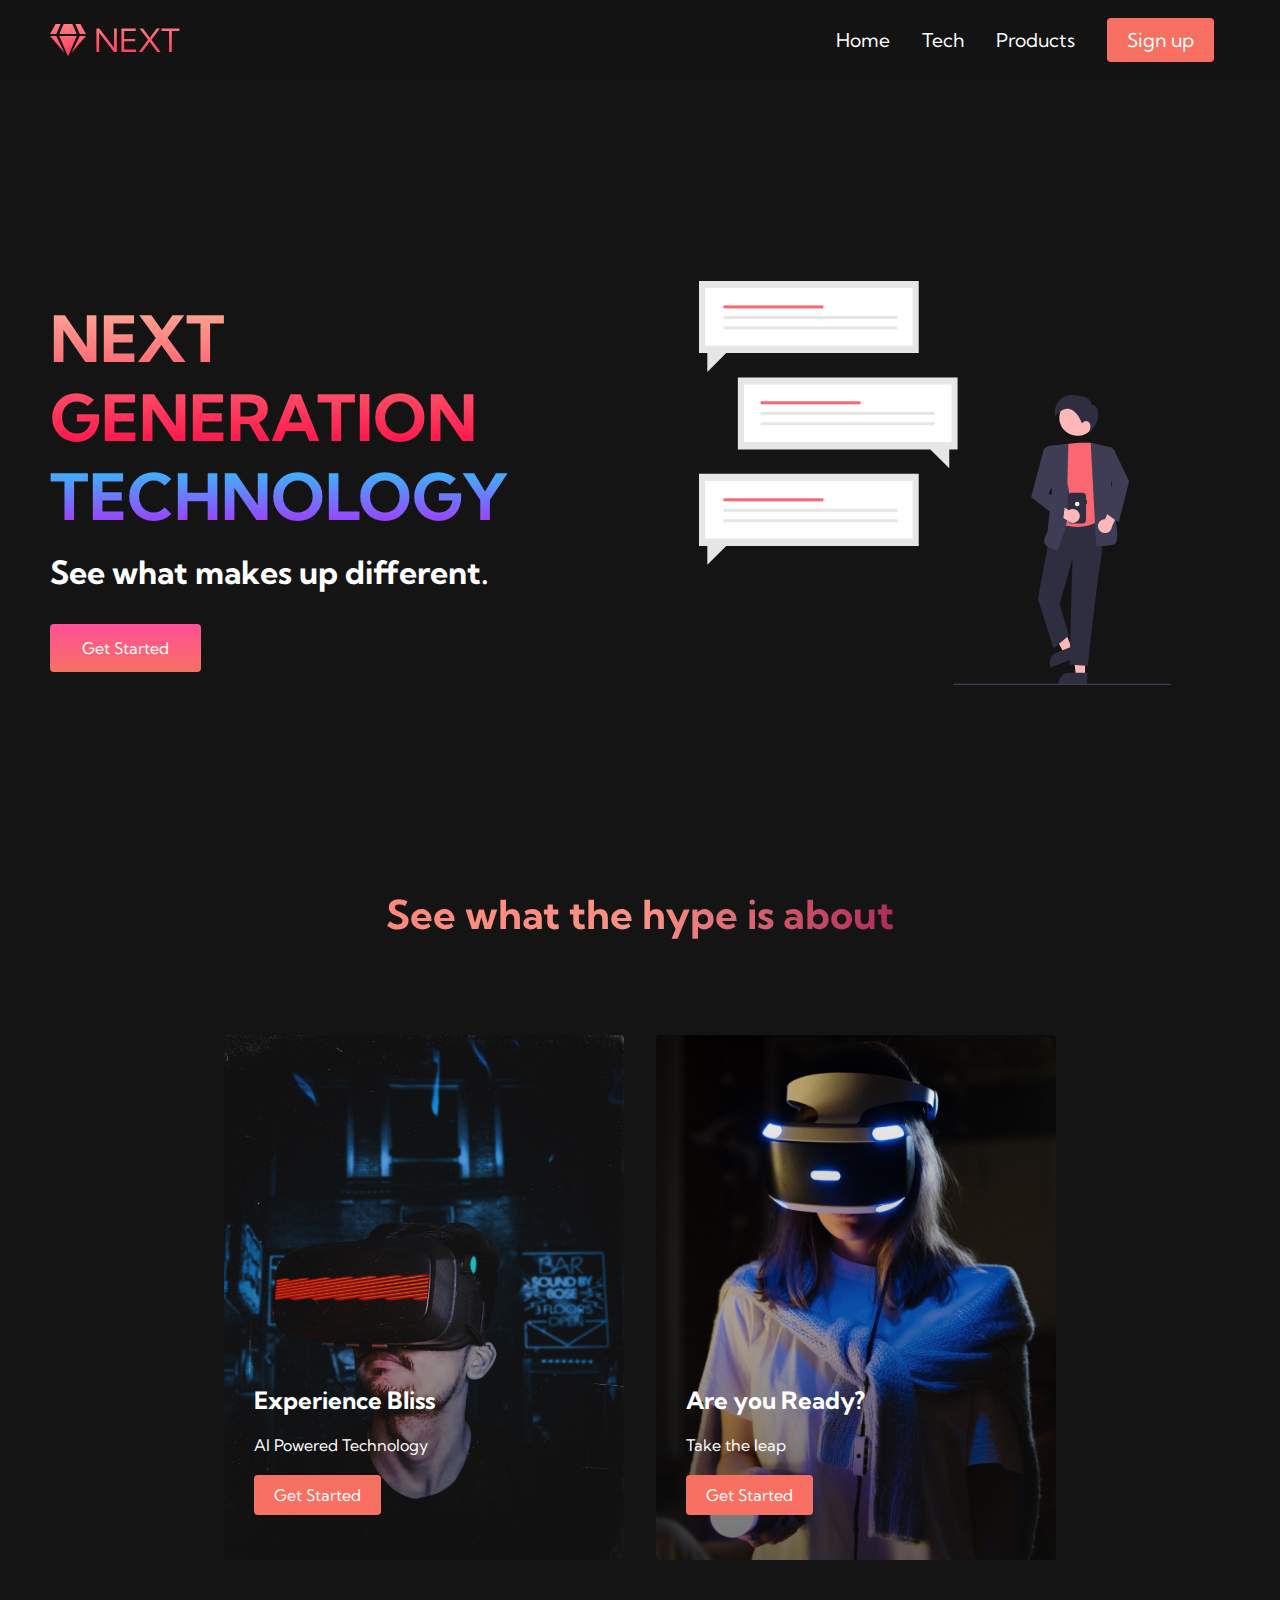
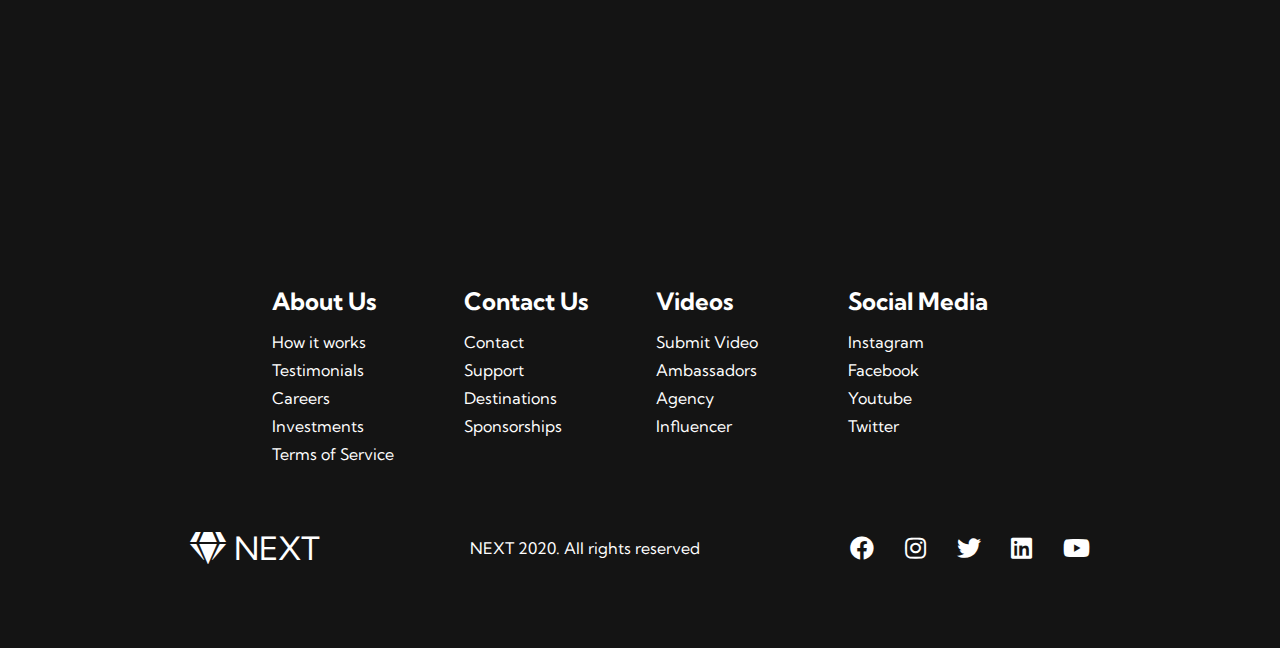
<file: index.html>
<!DOCTYPE html>
<html lang="en">

<head>
  <meta charset="UTF-8">
  <meta name="viewport" content="width=device-width, initial-scale=1.0">
  <title>first-web-page</title>
  <link rel="stylesheet" href="styles.css">
  <link rel="stylesheet" href="https://cdnjs.cloudflare.com/ajax/libs/font-awesome/5.15.3/css/all.min.css">


</head>

<body>

  <!-- navbar section -->
  <nav class="navbar">
    <div class="navbar__container">
      <a href="/" id="navbar__logo"><i class="fas fa-gem"></i>NEXT</a>
      <div class="navbar__toggle" id="mobile-menu">
        <span class="bar"></span>
        <span class="bar"></span>
        <span class="bar"></span>
      </div>
      <ul class="navbar__menu">
        <li class="navbar__item">
          <a href="/" class="navbar__links">Home</a>
        </li>
        <li class="navbar__item">
          <a href="./tech.html" class="navbar__links">Tech</a>
        </li>
        <li class="navbar__item">
          <a href="/" class="navbar__links">Products</a>
        </li>
        <li class="navbar__btn">
          <a href="/" class="button">Sign up</a>
        </li>
      </ul>
    </div>
  </nav>

  <!-- hero section -->
  <div class="main">
    <div class="main__container">
      <div class="main__content">
        <h1>NEXT GENERATION</h1>
        <h2>TECHNOLOGY</h2>
        <p>See what makes up different.</p>
        <button class="main__btn"><a href="/">Get Started</a></button>
      </div>
      <div class="main__img--container">
        <img src="images/undraw_mobile_messages_re_yx8w.svg" alt="pic" id="main__img">
      </div>
    </div>
  </div>

  <!-- Serices Section -->
  <div class="services">
    <h1>See what the hype is about</h1>
    <div class="services__container">
      <div class="services__card">
        <h2>Experience Bliss</h2>
        <p>AI Powered Technology</p>
        <button>Get Started</button>
      </div>
      <div class="services__card">
        <h2>Are you Ready?</h2>
        <p>Take the leap</p>
        <button>Get Started</button>
      </div>
    </div>
  </div>

  <!-- Footer Section -->
  <div class="footer__container">
    <div class="footer__links">
      <div class="footer__link--wrapper">
        <div class="footer__link--items">
          <h2>About Us</h2>
          <a href="/sign__up">How it works</a>
          <a href="/">Testimonials</a>
          <a href="/">Careers</a>
          <a href="/">Investments</a>
          <a href="/">Terms of Service</a>
        </div>
        <div class="footer__link--items">
          <h2>Contact Us</h2>
          <a href="/">Contact</a>
          <a href="/">Support</a>
          <a href="/">Destinations</a>
          <a href="/">Sponsorships</a>
        </div>
      </div>
      <div class="footer__link--wrapper">
        <div class="footer__link--items">
          <h2>Videos</h2>
          <a href="/">Submit Video</a>
          <a href="/">Ambassadors</a>
          <a href="/">Agency</a>
          <a href="/">Influencer</a>
        </div>
        <div class="footer__link--items">
          <h2>Social Media</h2>
          <a href="/">Instagram</a>
          <a href="/">Facebook</a>
          <a href="/">Youtube</a>
          <a href="/">Twitter</a>
        </div>
      </div>
    </div>
    <div class="social__media">
      <div class="social__media--wrap">
        <div class="footer__logo">
          <a href="/" id="footer__logo"><i class="fas fa-gem"></i>NEXT</a>
        </div>
        <p class="website__rights">NEXT 2020. All rights reserved</p>
        <div class="social__icons">
          <a href="/" class="social__icon--link" target="_blank">
            <i class="fab fa-facebook"></i>
          </a>
          <a href="/" class="social__icon--link" target="_blank">
            <i class="fab fa-instagram"></i>
          </a>
          <a href="/" class="social__icon--link" target="_blank">
            <i class="fab fa-twitter"></i>
          </a>
          <a href="/" class="social__icon--link" target="_blank">
            <i class="fab fa-linkedin"></i>
          </a>
          <a href="/" class="social__icon--link" target="_blank">
            <i class="fab fa-youtube"></i>
          </a>
        </div>
      </div>
    </div>
  </div>
  <script src="app.js"></script>
</body>

</html>
</file>
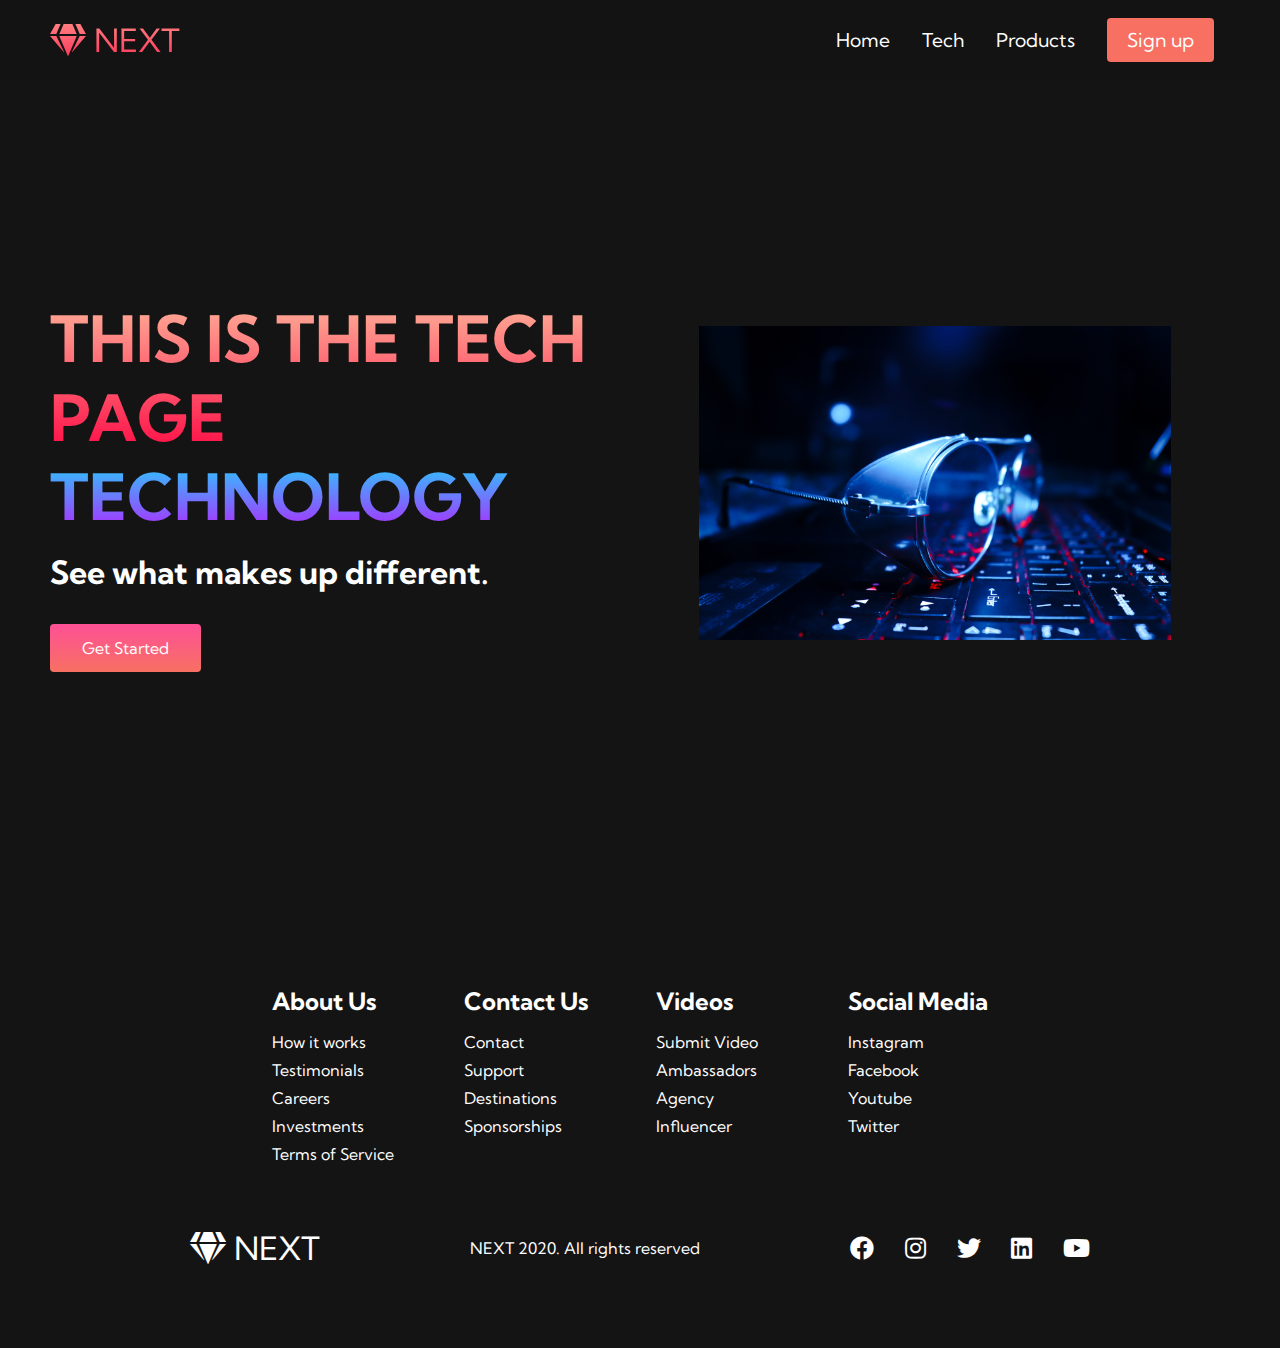
<file: tech.html>
<!DOCTYPE html>
<html lang="en">

<head>
  <meta charset="UTF-8">
  <meta name="viewport" content="width=device-width, initial-scale=1.0">
  <title>first-web-page</title>
  <link rel="stylesheet" href="styles.css">
  <link rel="stylesheet" href="https://cdnjs.cloudflare.com/ajax/libs/font-awesome/5.15.3/css/all.min.css">


</head>

<body>

  <!-- navbar section -->
  <nav class="navbar">
    <div class="navbar__container">
      <a href="/" id="navbar__logo"><i class="fas fa-gem"></i>NEXT</a>
      <div class="navbar__toggle" id="mobile-menu">
        <span class="bar"></span>
        <span class="bar"></span>
        <span class="bar"></span>
      </div>
      <ul class="navbar__menu">
        <li class="navbar__item">
          <a href="/" class="navbar__links">Home</a>
        </li>
        <li class="navbar__item">
          <a href="./tech.html" class="navbar__links">Tech</a>
        </li>
        <li class="navbar__item">
          <a href="/" class="navbar__links">Products</a>
        </li>
        <li class="navbar__btn">
          <a href="/" class="button">Sign up</a>
        </li>
      </ul>
    </div>
  </nav>

  <!-- hero section -->
  <div class="main">
    <div class="main__container">
      <div class="main__content">
        <h1>THIS IS THE TECH PAGE</h1>
        <h2>TECHNOLOGY</h2>
        <p>See what makes up different.</p>
        <button class="main__btn"><a href="/">Get Started</a></button>
      </div>
      <div class="main__img--container">
        <img src="images/keyboard2.jpg" alt="pic" id="main__img">
      </div>
    </div>
  </div>

  <!-- Serices Section -->
  <!-- <div class="services">
    <h1>See what the hype is about</h1>
    <div class="services__container">
      <div class="services__card">
        <h2>Experience Bliss</h2>
        <p>AI Powered Technology</p>
        <button>Get Started</button>
      </div>
      <div class="services__card">
        <h2>Are you Ready?</h2>
        <p>Take the leap</p>
        <button>Get Started</button>
      </div>
    </div>
  </div> -->

  <!-- Footer Section -->
  <div class="footer__container">
    <div class="footer__links">
      <div class="footer__link--wrapper">
        <div class="footer__link--items">
          <h2>About Us</h2>
          <a href="/sign__up">How it works</a>
          <a href="/">Testimonials</a>
          <a href="/">Careers</a>
          <a href="/">Investments</a>
          <a href="/">Terms of Service</a>
        </div>
        <div class="footer__link--items">
          <h2>Contact Us</h2>
          <a href="/">Contact</a>
          <a href="/">Support</a>
          <a href="/">Destinations</a>
          <a href="/">Sponsorships</a>
        </div>
      </div>
      <div class="footer__link--wrapper">
        <div class="footer__link--items">
          <h2>Videos</h2>
          <a href="/">Submit Video</a>
          <a href="/">Ambassadors</a>
          <a href="/">Agency</a>
          <a href="/">Influencer</a>
        </div>
        <div class="footer__link--items">
          <h2>Social Media</h2>
          <a href="/">Instagram</a>
          <a href="/">Facebook</a>
          <a href="/">Youtube</a>
          <a href="/">Twitter</a>
        </div>
      </div>
    </div>
    <div class="social__media">
      <div class="social__media--wrap">
        <div class="footer__logo">
          <a href="/" id="footer__logo"><i class="fas fa-gem"></i>NEXT</a>
        </div>
        <p class="website__rights">NEXT 2020. All rights reserved</p>
        <div class="social__icons">
          <a href="/" class="social__icon--link" target="_blank">
            <i class="fab fa-facebook"></i>
          </a>
          <a href="/" class="social__icon--link" target="_blank">
            <i class="fab fa-instagram"></i>
          </a>
          <a href="/" class="social__icon--link" target="_blank">
            <i class="fab fa-twitter"></i>
          </a>
          <a href="/" class="social__icon--link" target="_blank">
            <i class="fab fa-linkedin"></i>
          </a>
          <a href="/" class="social__icon--link" target="_blank">
            <i class="fab fa-youtube"></i>
          </a>
        </div>
      </div>
    </div>
  </div>
  <script src="app.js"></script>
</body>

</html>
</file>
<file: styles.css>
@import url('https://fonts.googleapis.com/css2?family=Kumbh+Sans:wght@400;700&display=swap');

* {
  box-sizing: border-box;
  margin: 0;
  padding: 0;
  font-family: 'Kumbh sans', sans-serif;
}

.navbar {
  background: #131313;
  height: 80px;
  display: flex;
  justify-content: center;
  align-items: center;
  font-size: 1.2rem;
  position: sticky;
  top: 0;
  z-index: 999;
}

.navbar__container {
  display: flex;
  justify-content: space-between;
  height: 80px;
  z-index: 1;
  width: 100%;
  max-width: 1300px;
  margin: 0 auto;
  padding: 0 50px;
}

#navbar__logo {
  background-color: #ff8177;
  background-image: linear-gradient(to top, #ff0844 0%, #ffb199 100%);
  background-size: 100%;
  -webkit-background-clip: text;
  -moz-background-clip: text;
  -webkit-text-fill-color: transparent;
  -moz-text-fill-color: transparent;
  display: flex;
  align-items: center;
  cursor: pointer;
  text-decoration: none;
  font-size: 2rem;
}

.fa-gem {
  margin-right: 0.5rem;
}

.navbar__menu {
  display: flex;
  align-items: center;
  list-style: none;
  text-align: center;
}

.navbar__item {
  height: 80px;
}

.navbar__links {
  color: #fff;
  display: flex;
  align-items: center;
  justify-content: center;
  text-decoration: none;
  padding: 0 1rem;
  height: 100%;
}

.navbar__btn {
  display: flex;
  justify-content: center;
  align-items: center;
  padding: 0 1rem;
  width: 100%;
}

.button {
  display: flex;
  justify-content: center;
  align-items: center;
  text-decoration: none;
  padding: 10px 20px;
  height: 100%;
  width: 100%;
  border: none;
  outline: none;
  border-radius: 4px;
  background: #f77062;
  color: #fff;
}

.button:hover {
  background: #4837ff;
  transition: all 0.3s ease;
}

.navbar__links:hover {
  color: #f77062;
  transition: all 0.3s ease;

}






@media screen and (max-width: 960px) {
  .navbar__container {
    display: flex;
    justify-content: space-between;
    height: 80px;
    z-index: 1;
    width: 100%;
    max-width: 1300px;
    padding: 0;

  }

  .navbar__menu {
    display: grid;
    grid-template-columns: auto;
    margin: 0;
    width: 100%;
    position: absolute;
    top: -1000px;
    opacity: 0;
    transition: all 0.5 ease;
    height: 50vh;
    z-index: -1;
    background: #131313;

  }

  .navbar__menu.active {
    background: #131313;
    top: 100%;
    opacity: 1;
    transition: all 0.5s ease;
    z-index: 99;
    height: 50vh;
    font-size: 1.6rem;
  }

  #navbar__logo {
    padding-left: 25px;

  }

  .navbar__toggle .bar {
    width: 25px;
    height: 3px;
    margin: 5px auto;
    transition: all 0.3s ease-in-out;
    background: #fff;
  }

  .navbar__item {
    width: 100%;
  }

  .navbar__links {
    text-align: center;
    padding: 2rem;
    width: 100%;
    display: table;
  }

  #mobile-menu {
    position: absolute;
    top: 20%;
    right: 5%;
    transform: translate(5%, 20%);
  }

  .navbar__btn {
    padding-bottom: 2rem;
  }

  .button {
    display: flex;
    justify-content: center;
    align-items: center;
    width: 80%;
    height: 80px;
    margin: 0;

  }

  .navbar__toggle .bar {
    display: block;
    cursor: pointer;
  }

  #mobile-menu.is-active .bar:nth-child(2) {
    opacity: 0;
  }

  #mobile-menu.is-active .bar:nth-child(1) {
    transform: translateY(8px) rotate(45deg);
  }

  #mobile-menu.is-active .bar:nth-child(3) {
    transform: translateY(-8px) rotate(-45deg);
  }

}


/* Hero section CSS */

.main {
  background-color: #141414;

}

.main__container {
  display: grid;
  grid-template-columns: 1fr 1fr;
  align-items: center;
  justify-self: center;
  margin: 0 auto;
  height: 90vh;
  background-color: #141414;
  z-index: 1;
  width: 100%;
  max-width: 1300px;
  padding: 0 50px;
}

.main__content h1 {
  font-size: 4rem;
  background-color: #ff8177;
  background-image: linear-gradient(to top, #ff0844 0%, #ffb199 100%);
  background-size: 100%;
  -webkit-background-clip: text;
  -moz-background-clip: text;
  -webkit-text-fill-color: transparent;
  -moz-text-fill-color: transparent;
}

.main__content h2 {
  font-size: 4rem;
  background-color: #ff8177;
  background-image: linear-gradient(to top, #b721ff 0%, #21d4fd 100%);
  background-size: 100%;
  -webkit-background-clip: text;
  -moz-background-clip: text;
  -webkit-text-fill-color: transparent;
  -moz-text-fill-color: transparent;
}

.main__content p {
  margin-top: 1rem;
  font-size: 2rem;
  font-weight: 700;
  color: #fff;
}

.main__btn {
  font-size: 1rem;
  background-image: linear-gradient(to top, #f77062 0%, #fe5196 100%);
  padding: 14px 32px;
  border: none;
  border-radius: 4px;
  color: #fff;
  margin-top: 2rem;
  cursor: pointer;
  position: relative;
  transition: all 0.35s;
  outline: none;
}

.main__btn a {
  position: relative;
  z-index: 2;
  color: #fff;
  text-decoration: none;
}

.main__btn:after {
  position: absolute;
  content: '';
  top: 0;
  left: 0;
  width: 0;
  height: 100%;
  background: #4837ff;
  transition: all 0.35s;
  border-radius: 4px;
}

.main__btn:hover {
  color: #fff;
}

.main__btn:hover:after {
  width: 100%;
}

.main__img--container {
  text-align: center;
}

#main__img {
  height: 80%;
  width: 80%;
}


/* Mobile Responsive */

@media screen and (max-width:768px) {
  .main__container {
    display: grid;
    grid-template-columns: auto;
    align-items: center;
    justify-self: center;
    width: 100%;
    margin: 0 auto;
    height: 90vh;
  }

  .main__content {
    text-align: center;
    margin-bottom: 4rem;

  }

  .main__content h1 {
    font-size: 2.5rem;
    margin-top: 2rem;
  }

  .main__content h2 {
    font-size: 3rem;
  }

  .main__content p {
    margin-top: 1rem;
    font-size: 1.5rem;
  }

}


@media screen and (max-width:480px) {

  .main__content h1 {
    font-size: 2rem;
    margin-top: 3rem;
  }

  .main__content h2 {
    font-size: 2rem;
  }

  .main__content p {
    margin-top: 2rem;
    font-size: 1.5rem;
  }

  .main__btn {
    padding: 12px 36px;
    margin: 2.5rem 0;
  }

}


/* Services section CSS */

.services {
  background: #141414;
  display: flex;
  flex-direction: column;
  align-items: center;
  height: 100vh;
}

.services h1 {
  background-color: #ff8177;
  background-image: linear-gradient(to right,
      #ff8177 0%,
      #ff867a 0%,
      #ff8c7f 21%,
      #f99185 52%,
      #cf556c 78%,
      #b12a5b 100%);
  background-size: 100%;
  margin-bottom: 5rem;
  font-size: 2.5rem;
  -webkit-background-clip: text;
  -moz-background-clip: text;
  -webkit-text-fill-color: transparent;
  -moz-text-fill-color: transparent;
}

.services__container {
  display: flex;
  justify-content: center;
  flex-wrap: wrap;
}

.services__card {
  margin: 1rem;
  height: 525px;
  width: 400px;
  border-radius: 4px;
  background-image: linear-gradient(to bottom,
      rgba(0, 0, 0, 0)0%,
      rgba(17, 17, 17, 0.6) 100%),
    url('./images/pexels-harsch-shivam-2007647.jpg');
  background-size: cover;
  position: relative;
  color: #fff;

}

.services__card:nth-child(2) {
  background-image: linear-gradient(to bottom,
      rgba(0, 0, 0, 0)0%,
      rgba(17, 17, 17, 0.6) 100%),
    url('./images/pexels-cottonbro-studio-4009626.jpg');
}

.services h2 {
  position: absolute;
  top: 350px;
  left: 30px;
}

.services__card p {
  position: absolute;
  top: 400px;
  left: 30px;

}

.services__card button {
  color: #fff;
  padding: 10px 20px;
  border: none;
  outline: none;
  border-radius: 4px;
  background: #f77062;
  position: absolute;
  top: 440px;
  left: 30px;
  font-size: 1rem;
  cursor: pointer;
}

.services__card:hover {
  transform: scale(1.1);
  transition: 0.2s ease-in;
  cursor: pointer;
}

@media screen and (max-width: 960px) {

  .services {
    height: 1600px;
  }

  .services h1 {
    font-size: 2rem;
    margin-top: 12rem;
  }
}

@media screen and (max-width: 480px) {
  .services {
    height: 1400px;
  }

  .services h1 {
    font-size: 1.2rem;
  }

  .services__card {
    width: 300px;
  }
}


/* Footer Section CSS */

.footer__container {
  background-color: #141414;
  padding: 5rem 0;
  display: flex;
  flex-direction: column;
  justify-content: center;
  align-items: center;
}

#footer__logo {
  color: #fff;
  display: flex;
  align-items: center;
  cursor: pointer;
  text-decoration: none;
  font-size: 2rem;
}

.footer__links {
  width: 100%;
  max-width: 100px;
  display: flex;
  justify-content: center;
}

.footer__link--wrapper {
  display: flex;
}

.footer__link--items {
  display: flex;
  flex-direction: column;
  align-items: flex-start;
  margin: 16px;
  text-align: left;
  width: 160px;
  box-sizing: border-box;
}

.footer__link--items h2{
  margin-bottom: 16px;

}

.footer__link--items > h2{
  color: #fff;
}

.footer__link--items a{
  color: #fff;
  text-decoration: none;
  margin-bottom: 0.5rem;
}


.footer__link--items a:hover{
  color: #e9e9e9;
  transition: 0.3s ease-out;
}

/* Social Icons */

.social__icon--link{
  color: #fff;
  font-size: 24px;

}

.social__media{
  max-width: 1000px;
  width: 100%;
}

.social__media--wrap{
  display: flex;
  justify-content: space-between;
  align-items: center;
  width: 90%;
  max-width: 1000px;
  margin: 40px auto 0 auto;
}

.social__icons{
  display: flex;
  justify-content: space-between;
  align-items: center;
  width: 240px;
}

.social__logo{
  color: #fff;
  justify-self: flex-start;
  margin-left: 20px;
  cursor: pointer;
  text-decoration: none;
  font-size: 2rem;
  display: flex;
  align-items: center;
  margin-bottom: 16px;
}

.website__rights{
  color: #fff;
}

@media screen and (max-width: 820px) {
  
.footer__links{
  padding-top: 2rem;
}

#footer__logo{
  margin-bottom: 2rem;
}

.website__rights{
  margin-bottom: 2rem;
}

.footer__link--wrapper{
  flex-direction: column;
}

.social__media--wrap{
  flex-direction: column;
}

}

@media screen and (max-width: 480px) {
  .footer_link--items{
    margin: 0;
    padding: 10px;
    width: 100%;
  }
}
</file>
